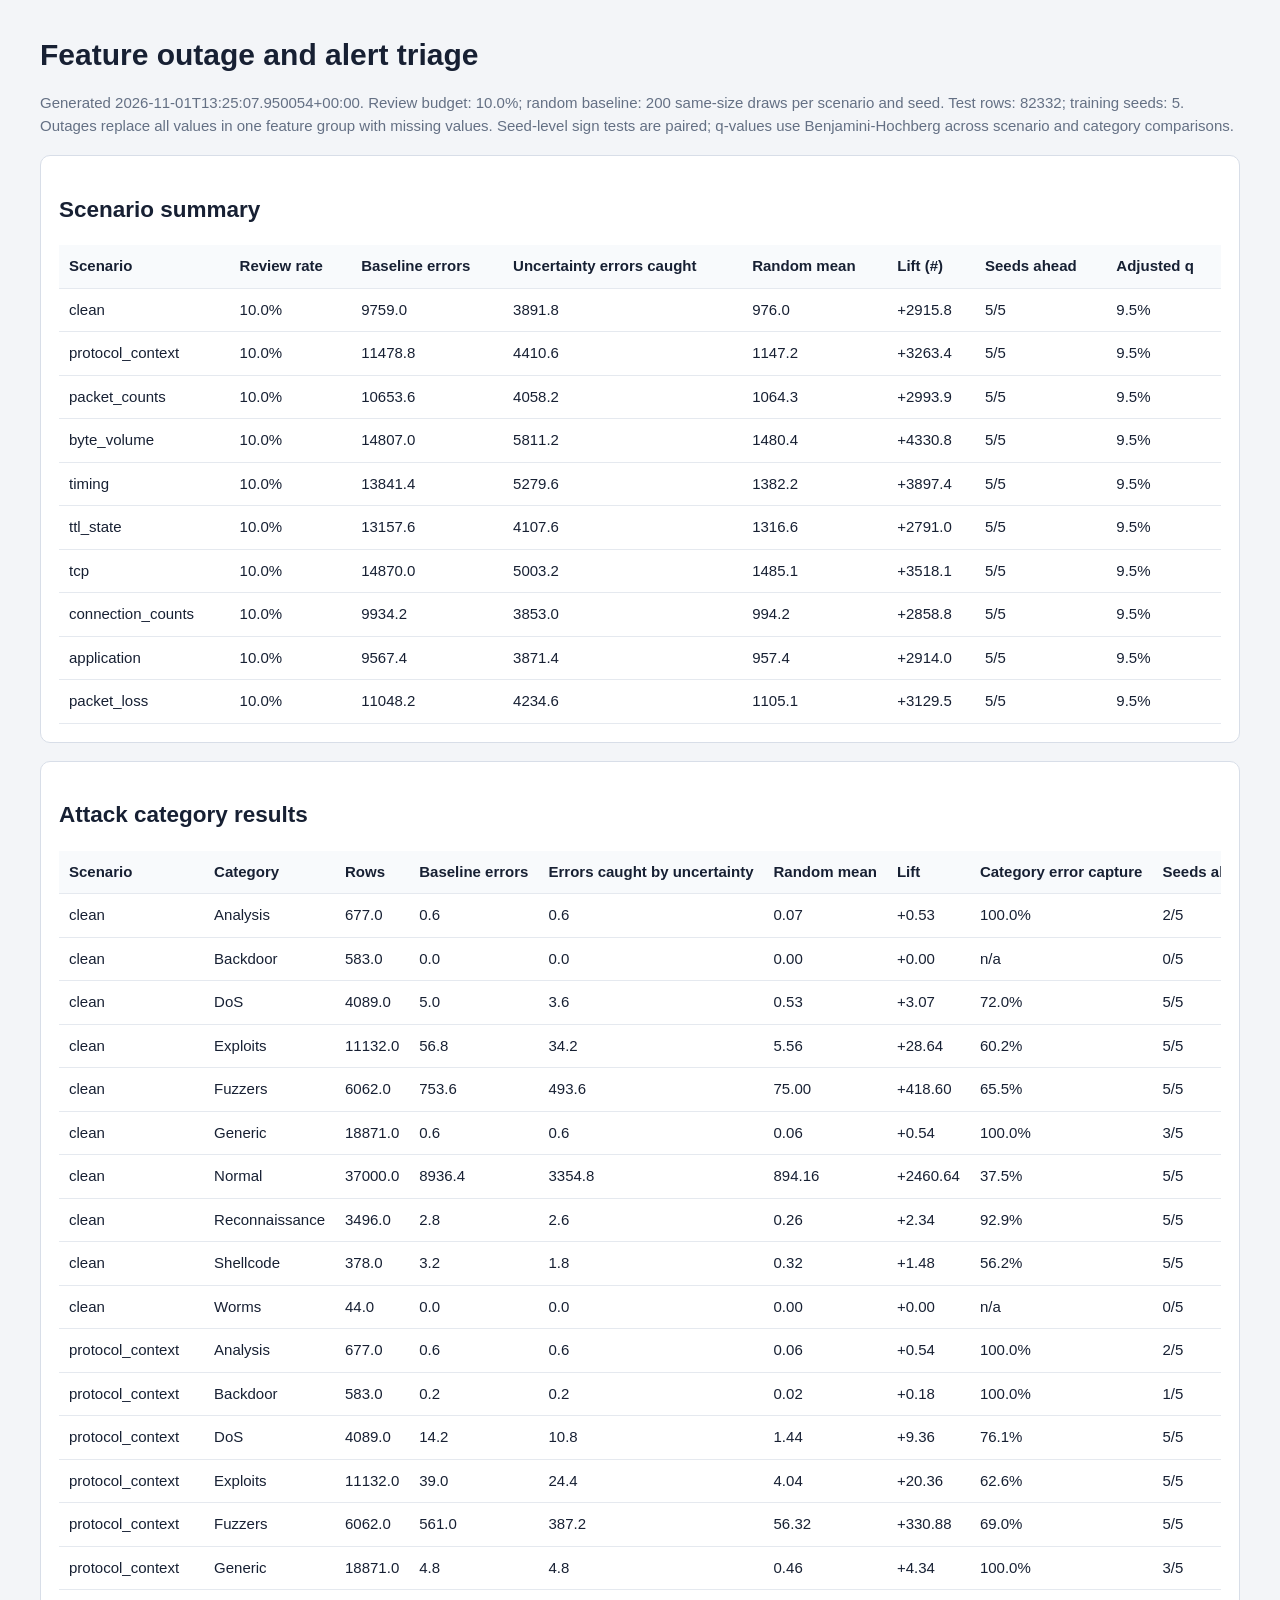
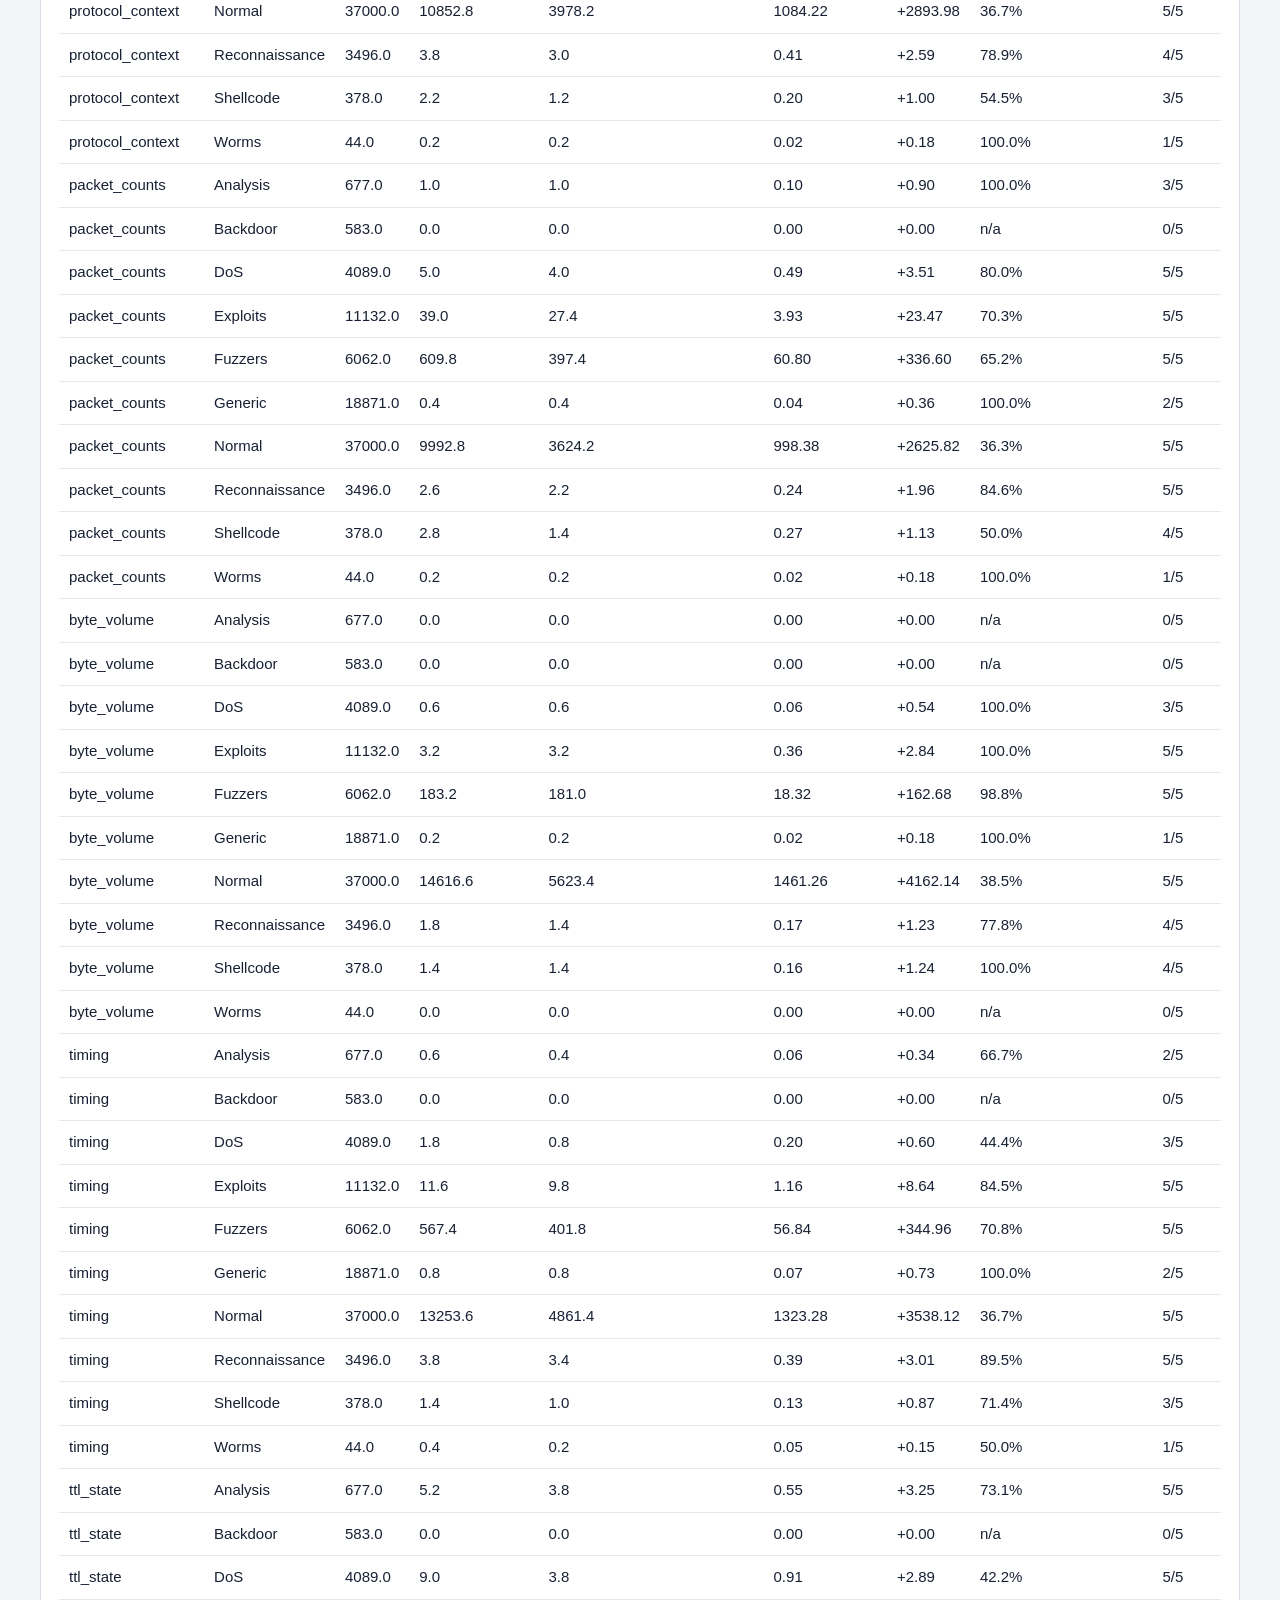
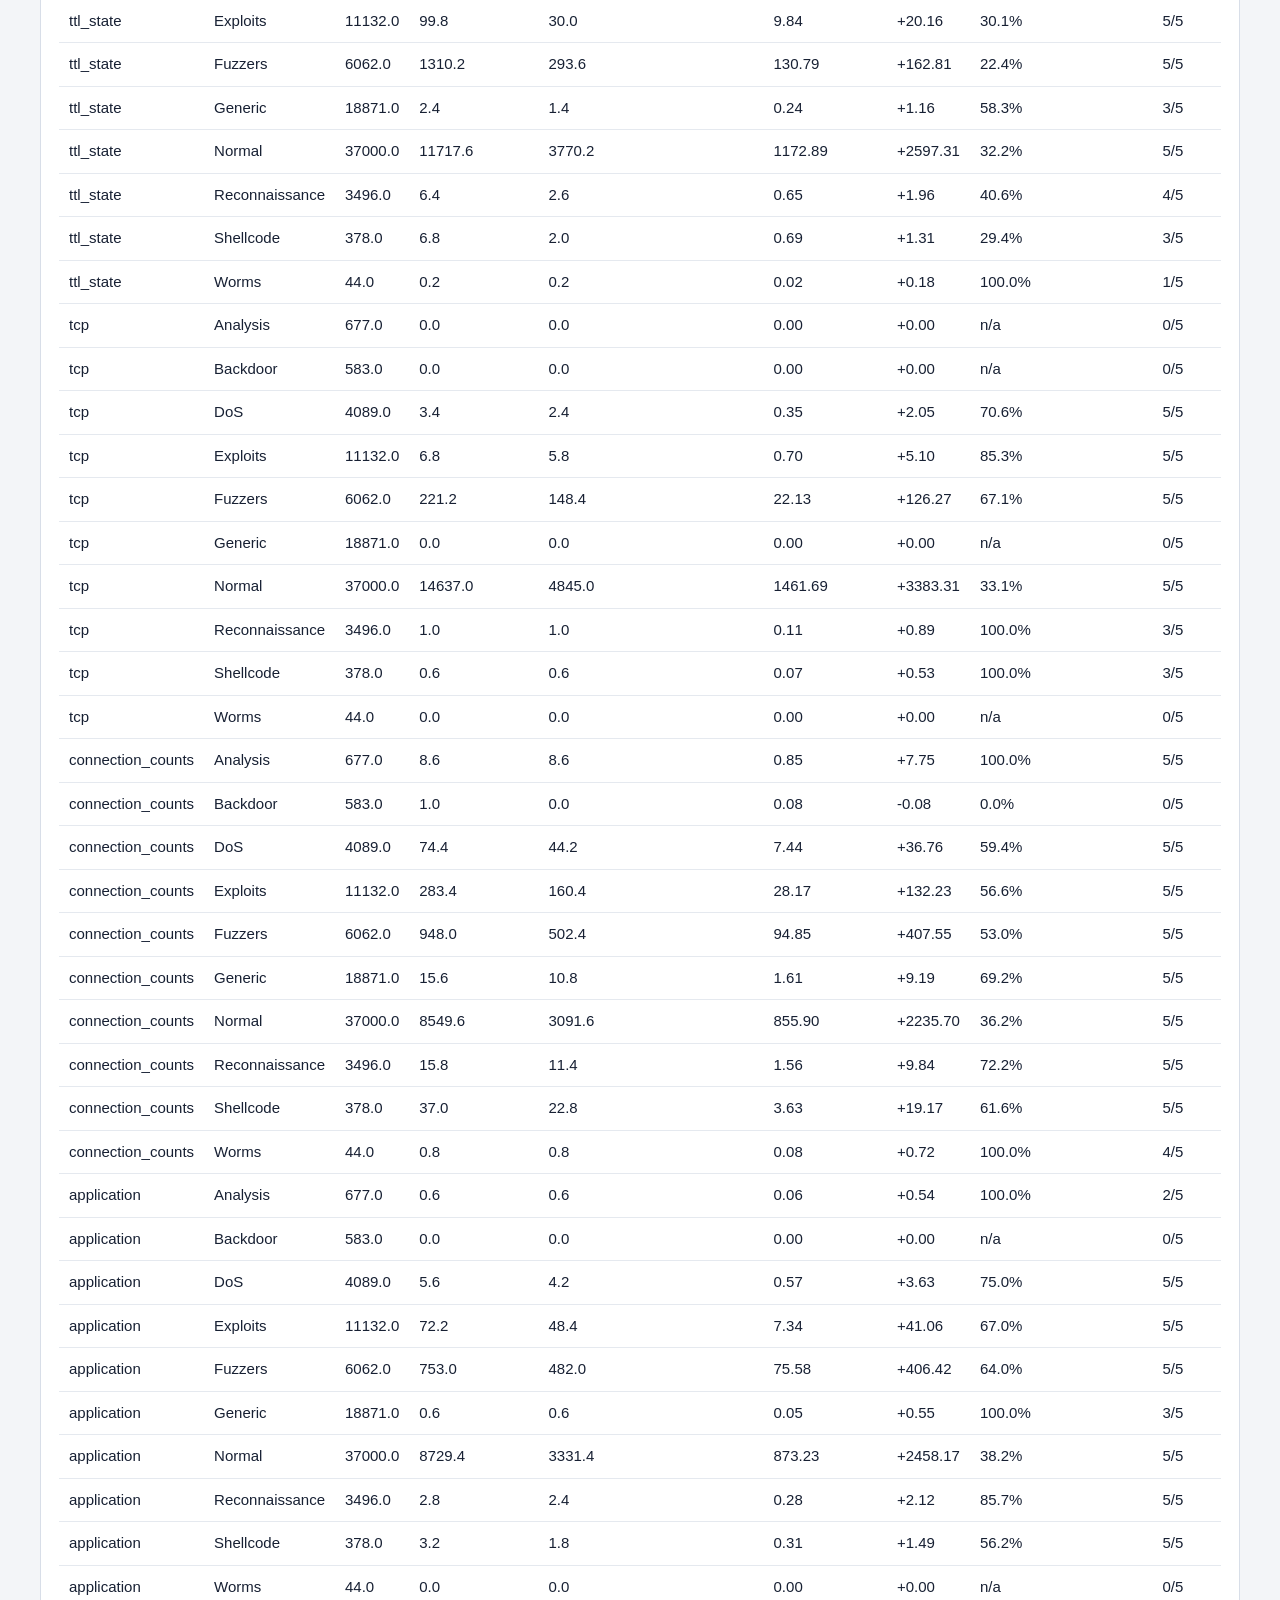
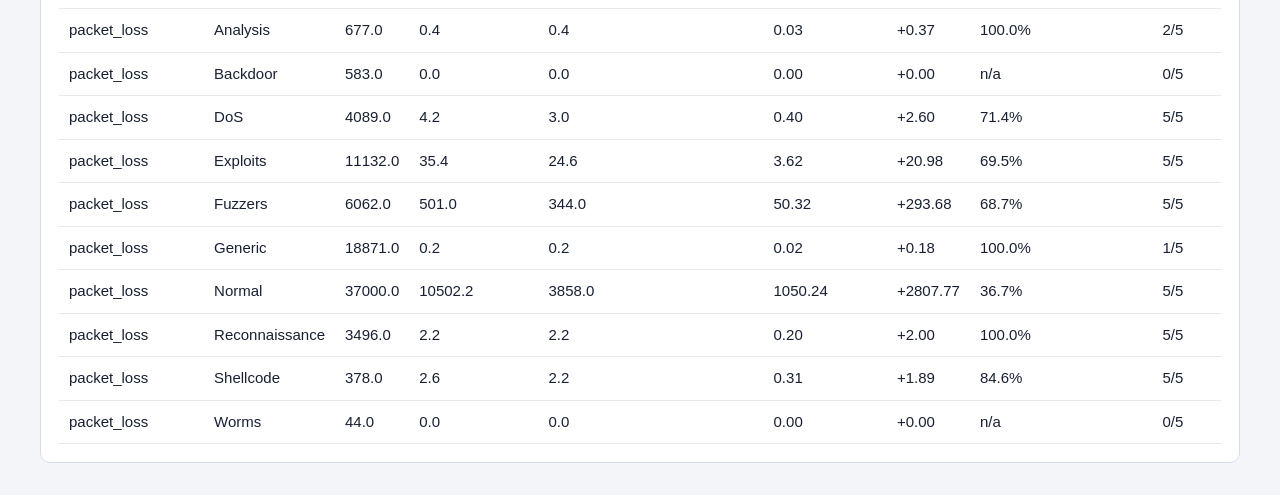
<file: reports/feature_robustness_dashboard.html>
<!doctype html>
<html lang="en"><head><meta charset="utf-8">
<meta name="viewport" content="width=device-width, initial-scale=1">
<title>Feature outage and alert triage experiment</title>
<style>
body { margin: 0; background: #f3f5f8; color: #172033;
  font: 15px/1.5 -apple-system, BlinkMacSystemFont, "Segoe UI", Arial, sans-serif; }
main { max-width: 1200px; margin: 32px auto; padding: 0 20px; }
section { background: white; border: 1px solid #d8dee8; border-radius: 10px;
  margin: 18px 0; padding: 18px; }
h1 { margin-bottom: 4px; } .muted { color: #647084; }
.table-wrap { overflow-x: auto; }
table { width: 100%; border-collapse: collapse; white-space: nowrap; }
th, td { text-align: left; border-bottom: 1px solid #e5e9ef; padding: 10px; }
th { background: #f8fafc; }
</style></head><body><main>
<h1>Feature outage and alert triage</h1>
<p class="muted">Generated 2026-11-01T13:25:07.950054+00:00. Review budget: 10.0%; random baseline:
200 same-size draws per scenario and seed. Test rows: 82332; training
seeds: 5. Outages replace all values in
one feature group with missing values. Seed-level sign tests are paired; q-values
use Benjamini-Hochberg across scenario and category comparisons.</p>
<section><h2>Scenario summary</h2><div class="table-wrap"><table>
<thead><tr><th>Scenario</th><th>Review rate</th><th>Baseline errors</th>
<th>Uncertainty errors caught</th><th>Random mean</th><th>Lift (#)</th>
<th>Seeds ahead</th><th>Adjusted q</th></tr></thead>
<tbody><tr><td>clean</td><td>10.0%</td><td>9759.0</td><td>3891.8</td><td>976.0</td><td>+2915.8</td><td>5/5</td><td>9.5%</td></tr>
<tr><td>protocol_context</td><td>10.0%</td><td>11478.8</td><td>4410.6</td><td>1147.2</td><td>+3263.4</td><td>5/5</td><td>9.5%</td></tr>
<tr><td>packet_counts</td><td>10.0%</td><td>10653.6</td><td>4058.2</td><td>1064.3</td><td>+2993.9</td><td>5/5</td><td>9.5%</td></tr>
<tr><td>byte_volume</td><td>10.0%</td><td>14807.0</td><td>5811.2</td><td>1480.4</td><td>+4330.8</td><td>5/5</td><td>9.5%</td></tr>
<tr><td>timing</td><td>10.0%</td><td>13841.4</td><td>5279.6</td><td>1382.2</td><td>+3897.4</td><td>5/5</td><td>9.5%</td></tr>
<tr><td>ttl_state</td><td>10.0%</td><td>13157.6</td><td>4107.6</td><td>1316.6</td><td>+2791.0</td><td>5/5</td><td>9.5%</td></tr>
<tr><td>tcp</td><td>10.0%</td><td>14870.0</td><td>5003.2</td><td>1485.1</td><td>+3518.1</td><td>5/5</td><td>9.5%</td></tr>
<tr><td>connection_counts</td><td>10.0%</td><td>9934.2</td><td>3853.0</td><td>994.2</td><td>+2858.8</td><td>5/5</td><td>9.5%</td></tr>
<tr><td>application</td><td>10.0%</td><td>9567.4</td><td>3871.4</td><td>957.4</td><td>+2914.0</td><td>5/5</td><td>9.5%</td></tr>
<tr><td>packet_loss</td><td>10.0%</td><td>11048.2</td><td>4234.6</td><td>1105.1</td><td>+3129.5</td><td>5/5</td><td>9.5%</td></tr></tbody></table></div></section>
<section><h2>Attack category results</h2>
<div class="table-wrap"><table><thead><tr>
<th>Scenario</th><th>Category</th><th>Rows</th><th>Baseline errors</th>
<th>Errors caught by uncertainty</th><th>Random mean</th><th>Lift</th>
<th>Category error capture</th><th>Seeds ahead</th><th>Adjusted q</th>
</tr></thead><tbody><tr><td>clean</td><td>Analysis</td><td>677.0</td><td>0.6</td><td>0.6</td><td>0.07</td><td>+0.53</td><td>100.0%</td><td>2/5</td><td>58.0%</td></tr>
<tr><td>clean</td><td>Backdoor</td><td>583.0</td><td>0.0</td><td>0.0</td><td>0.00</td><td>+0.00</td><td>n/a</td><td>0/5</td><td>n/a</td></tr>
<tr><td>clean</td><td>DoS</td><td>4089.0</td><td>5.0</td><td>3.6</td><td>0.53</td><td>+3.07</td><td>72.0%</td><td>5/5</td><td>9.5%</td></tr>
<tr><td>clean</td><td>Exploits</td><td>11132.0</td><td>56.8</td><td>34.2</td><td>5.56</td><td>+28.64</td><td>60.2%</td><td>5/5</td><td>9.5%</td></tr>
<tr><td>clean</td><td>Fuzzers</td><td>6062.0</td><td>753.6</td><td>493.6</td><td>75.00</td><td>+418.60</td><td>65.5%</td><td>5/5</td><td>9.5%</td></tr>
<tr><td>clean</td><td>Generic</td><td>18871.0</td><td>0.6</td><td>0.6</td><td>0.06</td><td>+0.54</td><td>100.0%</td><td>3/5</td><td>33.1%</td></tr>
<tr><td>clean</td><td>Normal</td><td>37000.0</td><td>8936.4</td><td>3354.8</td><td>894.16</td><td>+2460.64</td><td>37.5%</td><td>5/5</td><td>9.5%</td></tr>
<tr><td>clean</td><td>Reconnaissance</td><td>3496.0</td><td>2.8</td><td>2.6</td><td>0.26</td><td>+2.34</td><td>92.9%</td><td>5/5</td><td>9.5%</td></tr>
<tr><td>clean</td><td>Shellcode</td><td>378.0</td><td>3.2</td><td>1.8</td><td>0.32</td><td>+1.48</td><td>56.2%</td><td>5/5</td><td>9.5%</td></tr>
<tr><td>clean</td><td>Worms</td><td>44.0</td><td>0.0</td><td>0.0</td><td>0.00</td><td>+0.00</td><td>n/a</td><td>0/5</td><td>n/a</td></tr>
<tr><td>protocol_context</td><td>Analysis</td><td>677.0</td><td>0.6</td><td>0.6</td><td>0.06</td><td>+0.54</td><td>100.0%</td><td>2/5</td><td>58.0%</td></tr>
<tr><td>protocol_context</td><td>Backdoor</td><td>583.0</td><td>0.2</td><td>0.2</td><td>0.02</td><td>+0.18</td><td>100.0%</td><td>1/5</td><td>100.0%</td></tr>
<tr><td>protocol_context</td><td>DoS</td><td>4089.0</td><td>14.2</td><td>10.8</td><td>1.44</td><td>+9.36</td><td>76.1%</td><td>5/5</td><td>9.5%</td></tr>
<tr><td>protocol_context</td><td>Exploits</td><td>11132.0</td><td>39.0</td><td>24.4</td><td>4.04</td><td>+20.36</td><td>62.6%</td><td>5/5</td><td>9.5%</td></tr>
<tr><td>protocol_context</td><td>Fuzzers</td><td>6062.0</td><td>561.0</td><td>387.2</td><td>56.32</td><td>+330.88</td><td>69.0%</td><td>5/5</td><td>9.5%</td></tr>
<tr><td>protocol_context</td><td>Generic</td><td>18871.0</td><td>4.8</td><td>4.8</td><td>0.46</td><td>+4.34</td><td>100.0%</td><td>3/5</td><td>33.1%</td></tr>
<tr><td>protocol_context</td><td>Normal</td><td>37000.0</td><td>10852.8</td><td>3978.2</td><td>1084.22</td><td>+2893.98</td><td>36.7%</td><td>5/5</td><td>9.5%</td></tr>
<tr><td>protocol_context</td><td>Reconnaissance</td><td>3496.0</td><td>3.8</td><td>3.0</td><td>0.41</td><td>+2.59</td><td>78.9%</td><td>4/5</td><td>47.0%</td></tr>
<tr><td>protocol_context</td><td>Shellcode</td><td>378.0</td><td>2.2</td><td>1.2</td><td>0.20</td><td>+1.00</td><td>54.5%</td><td>3/5</td><td>100.0%</td></tr>
<tr><td>protocol_context</td><td>Worms</td><td>44.0</td><td>0.2</td><td>0.2</td><td>0.02</td><td>+0.18</td><td>100.0%</td><td>1/5</td><td>100.0%</td></tr>
<tr><td>packet_counts</td><td>Analysis</td><td>677.0</td><td>1.0</td><td>1.0</td><td>0.10</td><td>+0.90</td><td>100.0%</td><td>3/5</td><td>33.1%</td></tr>
<tr><td>packet_counts</td><td>Backdoor</td><td>583.0</td><td>0.0</td><td>0.0</td><td>0.00</td><td>+0.00</td><td>n/a</td><td>0/5</td><td>n/a</td></tr>
<tr><td>packet_counts</td><td>DoS</td><td>4089.0</td><td>5.0</td><td>4.0</td><td>0.49</td><td>+3.51</td><td>80.0%</td><td>5/5</td><td>9.5%</td></tr>
<tr><td>packet_counts</td><td>Exploits</td><td>11132.0</td><td>39.0</td><td>27.4</td><td>3.93</td><td>+23.47</td><td>70.3%</td><td>5/5</td><td>9.5%</td></tr>
<tr><td>packet_counts</td><td>Fuzzers</td><td>6062.0</td><td>609.8</td><td>397.4</td><td>60.80</td><td>+336.60</td><td>65.2%</td><td>5/5</td><td>9.5%</td></tr>
<tr><td>packet_counts</td><td>Generic</td><td>18871.0</td><td>0.4</td><td>0.4</td><td>0.04</td><td>+0.36</td><td>100.0%</td><td>2/5</td><td>58.0%</td></tr>
<tr><td>packet_counts</td><td>Normal</td><td>37000.0</td><td>9992.8</td><td>3624.2</td><td>998.38</td><td>+2625.82</td><td>36.3%</td><td>5/5</td><td>9.5%</td></tr>
<tr><td>packet_counts</td><td>Reconnaissance</td><td>3496.0</td><td>2.6</td><td>2.2</td><td>0.24</td><td>+1.96</td><td>84.6%</td><td>5/5</td><td>9.5%</td></tr>
<tr><td>packet_counts</td><td>Shellcode</td><td>378.0</td><td>2.8</td><td>1.4</td><td>0.27</td><td>+1.13</td><td>50.0%</td><td>4/5</td><td>47.0%</td></tr>
<tr><td>packet_counts</td><td>Worms</td><td>44.0</td><td>0.2</td><td>0.2</td><td>0.02</td><td>+0.18</td><td>100.0%</td><td>1/5</td><td>100.0%</td></tr>
<tr><td>byte_volume</td><td>Analysis</td><td>677.0</td><td>0.0</td><td>0.0</td><td>0.00</td><td>+0.00</td><td>n/a</td><td>0/5</td><td>n/a</td></tr>
<tr><td>byte_volume</td><td>Backdoor</td><td>583.0</td><td>0.0</td><td>0.0</td><td>0.00</td><td>+0.00</td><td>n/a</td><td>0/5</td><td>n/a</td></tr>
<tr><td>byte_volume</td><td>DoS</td><td>4089.0</td><td>0.6</td><td>0.6</td><td>0.06</td><td>+0.54</td><td>100.0%</td><td>3/5</td><td>33.1%</td></tr>
<tr><td>byte_volume</td><td>Exploits</td><td>11132.0</td><td>3.2</td><td>3.2</td><td>0.36</td><td>+2.84</td><td>100.0%</td><td>5/5</td><td>9.5%</td></tr>
<tr><td>byte_volume</td><td>Fuzzers</td><td>6062.0</td><td>183.2</td><td>181.0</td><td>18.32</td><td>+162.68</td><td>98.8%</td><td>5/5</td><td>9.5%</td></tr>
<tr><td>byte_volume</td><td>Generic</td><td>18871.0</td><td>0.2</td><td>0.2</td><td>0.02</td><td>+0.18</td><td>100.0%</td><td>1/5</td><td>100.0%</td></tr>
<tr><td>byte_volume</td><td>Normal</td><td>37000.0</td><td>14616.6</td><td>5623.4</td><td>1461.26</td><td>+4162.14</td><td>38.5%</td><td>5/5</td><td>9.5%</td></tr>
<tr><td>byte_volume</td><td>Reconnaissance</td><td>3496.0</td><td>1.8</td><td>1.4</td><td>0.17</td><td>+1.23</td><td>77.8%</td><td>4/5</td><td>47.0%</td></tr>
<tr><td>byte_volume</td><td>Shellcode</td><td>378.0</td><td>1.4</td><td>1.4</td><td>0.16</td><td>+1.24</td><td>100.0%</td><td>4/5</td><td>18.4%</td></tr>
<tr><td>byte_volume</td><td>Worms</td><td>44.0</td><td>0.0</td><td>0.0</td><td>0.00</td><td>+0.00</td><td>n/a</td><td>0/5</td><td>n/a</td></tr>
<tr><td>timing</td><td>Analysis</td><td>677.0</td><td>0.6</td><td>0.4</td><td>0.06</td><td>+0.34</td><td>66.7%</td><td>2/5</td><td>100.0%</td></tr>
<tr><td>timing</td><td>Backdoor</td><td>583.0</td><td>0.0</td><td>0.0</td><td>0.00</td><td>+0.00</td><td>n/a</td><td>0/5</td><td>n/a</td></tr>
<tr><td>timing</td><td>DoS</td><td>4089.0</td><td>1.8</td><td>0.8</td><td>0.20</td><td>+0.60</td><td>44.4%</td><td>3/5</td><td>100.0%</td></tr>
<tr><td>timing</td><td>Exploits</td><td>11132.0</td><td>11.6</td><td>9.8</td><td>1.16</td><td>+8.64</td><td>84.5%</td><td>5/5</td><td>9.5%</td></tr>
<tr><td>timing</td><td>Fuzzers</td><td>6062.0</td><td>567.4</td><td>401.8</td><td>56.84</td><td>+344.96</td><td>70.8%</td><td>5/5</td><td>9.5%</td></tr>
<tr><td>timing</td><td>Generic</td><td>18871.0</td><td>0.8</td><td>0.8</td><td>0.07</td><td>+0.73</td><td>100.0%</td><td>2/5</td><td>58.0%</td></tr>
<tr><td>timing</td><td>Normal</td><td>37000.0</td><td>13253.6</td><td>4861.4</td><td>1323.28</td><td>+3538.12</td><td>36.7%</td><td>5/5</td><td>9.5%</td></tr>
<tr><td>timing</td><td>Reconnaissance</td><td>3496.0</td><td>3.8</td><td>3.4</td><td>0.39</td><td>+3.01</td><td>89.5%</td><td>5/5</td><td>9.5%</td></tr>
<tr><td>timing</td><td>Shellcode</td><td>378.0</td><td>1.4</td><td>1.0</td><td>0.13</td><td>+0.87</td><td>71.4%</td><td>3/5</td><td>71.6%</td></tr>
<tr><td>timing</td><td>Worms</td><td>44.0</td><td>0.4</td><td>0.2</td><td>0.05</td><td>+0.15</td><td>50.0%</td><td>1/5</td><td>100.0%</td></tr>
<tr><td>ttl_state</td><td>Analysis</td><td>677.0</td><td>5.2</td><td>3.8</td><td>0.55</td><td>+3.25</td><td>73.1%</td><td>5/5</td><td>9.5%</td></tr>
<tr><td>ttl_state</td><td>Backdoor</td><td>583.0</td><td>0.0</td><td>0.0</td><td>0.00</td><td>+0.00</td><td>n/a</td><td>0/5</td><td>n/a</td></tr>
<tr><td>ttl_state</td><td>DoS</td><td>4089.0</td><td>9.0</td><td>3.8</td><td>0.91</td><td>+2.89</td><td>42.2%</td><td>5/5</td><td>9.5%</td></tr>
<tr><td>ttl_state</td><td>Exploits</td><td>11132.0</td><td>99.8</td><td>30.0</td><td>9.84</td><td>+20.16</td><td>30.1%</td><td>5/5</td><td>9.5%</td></tr>
<tr><td>ttl_state</td><td>Fuzzers</td><td>6062.0</td><td>1310.2</td><td>293.6</td><td>130.79</td><td>+162.81</td><td>22.4%</td><td>5/5</td><td>9.5%</td></tr>
<tr><td>ttl_state</td><td>Generic</td><td>18871.0</td><td>2.4</td><td>1.4</td><td>0.24</td><td>+1.16</td><td>58.3%</td><td>3/5</td><td>100.0%</td></tr>
<tr><td>ttl_state</td><td>Normal</td><td>37000.0</td><td>11717.6</td><td>3770.2</td><td>1172.89</td><td>+2597.31</td><td>32.2%</td><td>5/5</td><td>9.5%</td></tr>
<tr><td>ttl_state</td><td>Reconnaissance</td><td>3496.0</td><td>6.4</td><td>2.6</td><td>0.65</td><td>+1.96</td><td>40.6%</td><td>4/5</td><td>47.0%</td></tr>
<tr><td>ttl_state</td><td>Shellcode</td><td>378.0</td><td>6.8</td><td>2.0</td><td>0.69</td><td>+1.31</td><td>29.4%</td><td>3/5</td><td>100.0%</td></tr>
<tr><td>ttl_state</td><td>Worms</td><td>44.0</td><td>0.2</td><td>0.2</td><td>0.02</td><td>+0.18</td><td>100.0%</td><td>1/5</td><td>100.0%</td></tr>
<tr><td>tcp</td><td>Analysis</td><td>677.0</td><td>0.0</td><td>0.0</td><td>0.00</td><td>+0.00</td><td>n/a</td><td>0/5</td><td>n/a</td></tr>
<tr><td>tcp</td><td>Backdoor</td><td>583.0</td><td>0.0</td><td>0.0</td><td>0.00</td><td>+0.00</td><td>n/a</td><td>0/5</td><td>n/a</td></tr>
<tr><td>tcp</td><td>DoS</td><td>4089.0</td><td>3.4</td><td>2.4</td><td>0.35</td><td>+2.05</td><td>70.6%</td><td>5/5</td><td>9.5%</td></tr>
<tr><td>tcp</td><td>Exploits</td><td>11132.0</td><td>6.8</td><td>5.8</td><td>0.70</td><td>+5.10</td><td>85.3%</td><td>5/5</td><td>9.5%</td></tr>
<tr><td>tcp</td><td>Fuzzers</td><td>6062.0</td><td>221.2</td><td>148.4</td><td>22.13</td><td>+126.27</td><td>67.1%</td><td>5/5</td><td>9.5%</td></tr>
<tr><td>tcp</td><td>Generic</td><td>18871.0</td><td>0.0</td><td>0.0</td><td>0.00</td><td>+0.00</td><td>n/a</td><td>0/5</td><td>n/a</td></tr>
<tr><td>tcp</td><td>Normal</td><td>37000.0</td><td>14637.0</td><td>4845.0</td><td>1461.69</td><td>+3383.31</td><td>33.1%</td><td>5/5</td><td>9.5%</td></tr>
<tr><td>tcp</td><td>Reconnaissance</td><td>3496.0</td><td>1.0</td><td>1.0</td><td>0.11</td><td>+0.89</td><td>100.0%</td><td>3/5</td><td>33.1%</td></tr>
<tr><td>tcp</td><td>Shellcode</td><td>378.0</td><td>0.6</td><td>0.6</td><td>0.07</td><td>+0.53</td><td>100.0%</td><td>3/5</td><td>33.1%</td></tr>
<tr><td>tcp</td><td>Worms</td><td>44.0</td><td>0.0</td><td>0.0</td><td>0.00</td><td>+0.00</td><td>n/a</td><td>0/5</td><td>n/a</td></tr>
<tr><td>connection_counts</td><td>Analysis</td><td>677.0</td><td>8.6</td><td>8.6</td><td>0.85</td><td>+7.75</td><td>100.0%</td><td>5/5</td><td>9.5%</td></tr>
<tr><td>connection_counts</td><td>Backdoor</td><td>583.0</td><td>1.0</td><td>0.0</td><td>0.08</td><td>-0.08</td><td>0.0%</td><td>0/5</td><td>9.5%</td></tr>
<tr><td>connection_counts</td><td>DoS</td><td>4089.0</td><td>74.4</td><td>44.2</td><td>7.44</td><td>+36.76</td><td>59.4%</td><td>5/5</td><td>9.5%</td></tr>
<tr><td>connection_counts</td><td>Exploits</td><td>11132.0</td><td>283.4</td><td>160.4</td><td>28.17</td><td>+132.23</td><td>56.6%</td><td>5/5</td><td>9.5%</td></tr>
<tr><td>connection_counts</td><td>Fuzzers</td><td>6062.0</td><td>948.0</td><td>502.4</td><td>94.85</td><td>+407.55</td><td>53.0%</td><td>5/5</td><td>9.5%</td></tr>
<tr><td>connection_counts</td><td>Generic</td><td>18871.0</td><td>15.6</td><td>10.8</td><td>1.61</td><td>+9.19</td><td>69.2%</td><td>5/5</td><td>9.5%</td></tr>
<tr><td>connection_counts</td><td>Normal</td><td>37000.0</td><td>8549.6</td><td>3091.6</td><td>855.90</td><td>+2235.70</td><td>36.2%</td><td>5/5</td><td>9.5%</td></tr>
<tr><td>connection_counts</td><td>Reconnaissance</td><td>3496.0</td><td>15.8</td><td>11.4</td><td>1.56</td><td>+9.84</td><td>72.2%</td><td>5/5</td><td>9.5%</td></tr>
<tr><td>connection_counts</td><td>Shellcode</td><td>378.0</td><td>37.0</td><td>22.8</td><td>3.63</td><td>+19.17</td><td>61.6%</td><td>5/5</td><td>9.5%</td></tr>
<tr><td>connection_counts</td><td>Worms</td><td>44.0</td><td>0.8</td><td>0.8</td><td>0.08</td><td>+0.72</td><td>100.0%</td><td>4/5</td><td>18.4%</td></tr>
<tr><td>application</td><td>Analysis</td><td>677.0</td><td>0.6</td><td>0.6</td><td>0.06</td><td>+0.54</td><td>100.0%</td><td>2/5</td><td>58.0%</td></tr>
<tr><td>application</td><td>Backdoor</td><td>583.0</td><td>0.0</td><td>0.0</td><td>0.00</td><td>+0.00</td><td>n/a</td><td>0/5</td><td>n/a</td></tr>
<tr><td>application</td><td>DoS</td><td>4089.0</td><td>5.6</td><td>4.2</td><td>0.57</td><td>+3.63</td><td>75.0%</td><td>5/5</td><td>9.5%</td></tr>
<tr><td>application</td><td>Exploits</td><td>11132.0</td><td>72.2</td><td>48.4</td><td>7.34</td><td>+41.06</td><td>67.0%</td><td>5/5</td><td>9.5%</td></tr>
<tr><td>application</td><td>Fuzzers</td><td>6062.0</td><td>753.0</td><td>482.0</td><td>75.58</td><td>+406.42</td><td>64.0%</td><td>5/5</td><td>9.5%</td></tr>
<tr><td>application</td><td>Generic</td><td>18871.0</td><td>0.6</td><td>0.6</td><td>0.05</td><td>+0.55</td><td>100.0%</td><td>3/5</td><td>33.1%</td></tr>
<tr><td>application</td><td>Normal</td><td>37000.0</td><td>8729.4</td><td>3331.4</td><td>873.23</td><td>+2458.17</td><td>38.2%</td><td>5/5</td><td>9.5%</td></tr>
<tr><td>application</td><td>Reconnaissance</td><td>3496.0</td><td>2.8</td><td>2.4</td><td>0.28</td><td>+2.12</td><td>85.7%</td><td>5/5</td><td>9.5%</td></tr>
<tr><td>application</td><td>Shellcode</td><td>378.0</td><td>3.2</td><td>1.8</td><td>0.31</td><td>+1.49</td><td>56.2%</td><td>5/5</td><td>9.5%</td></tr>
<tr><td>application</td><td>Worms</td><td>44.0</td><td>0.0</td><td>0.0</td><td>0.00</td><td>+0.00</td><td>n/a</td><td>0/5</td><td>n/a</td></tr>
<tr><td>packet_loss</td><td>Analysis</td><td>677.0</td><td>0.4</td><td>0.4</td><td>0.03</td><td>+0.37</td><td>100.0%</td><td>2/5</td><td>58.0%</td></tr>
<tr><td>packet_loss</td><td>Backdoor</td><td>583.0</td><td>0.0</td><td>0.0</td><td>0.00</td><td>+0.00</td><td>n/a</td><td>0/5</td><td>n/a</td></tr>
<tr><td>packet_loss</td><td>DoS</td><td>4089.0</td><td>4.2</td><td>3.0</td><td>0.40</td><td>+2.60</td><td>71.4%</td><td>5/5</td><td>9.5%</td></tr>
<tr><td>packet_loss</td><td>Exploits</td><td>11132.0</td><td>35.4</td><td>24.6</td><td>3.62</td><td>+20.98</td><td>69.5%</td><td>5/5</td><td>9.5%</td></tr>
<tr><td>packet_loss</td><td>Fuzzers</td><td>6062.0</td><td>501.0</td><td>344.0</td><td>50.32</td><td>+293.68</td><td>68.7%</td><td>5/5</td><td>9.5%</td></tr>
<tr><td>packet_loss</td><td>Generic</td><td>18871.0</td><td>0.2</td><td>0.2</td><td>0.02</td><td>+0.18</td><td>100.0%</td><td>1/5</td><td>100.0%</td></tr>
<tr><td>packet_loss</td><td>Normal</td><td>37000.0</td><td>10502.2</td><td>3858.0</td><td>1050.24</td><td>+2807.77</td><td>36.7%</td><td>5/5</td><td>9.5%</td></tr>
<tr><td>packet_loss</td><td>Reconnaissance</td><td>3496.0</td><td>2.2</td><td>2.2</td><td>0.20</td><td>+2.00</td><td>100.0%</td><td>5/5</td><td>9.5%</td></tr>
<tr><td>packet_loss</td><td>Shellcode</td><td>378.0</td><td>2.6</td><td>2.2</td><td>0.31</td><td>+1.89</td><td>84.6%</td><td>5/5</td><td>9.5%</td></tr>
<tr><td>packet_loss</td><td>Worms</td><td>44.0</td><td>0.0</td><td>0.0</td><td>0.00</td><td>+0.00</td><td>n/a</td><td>0/5</td><td>n/a</td></tr></tbody></table></div></section>
</main></body></html>
</file>
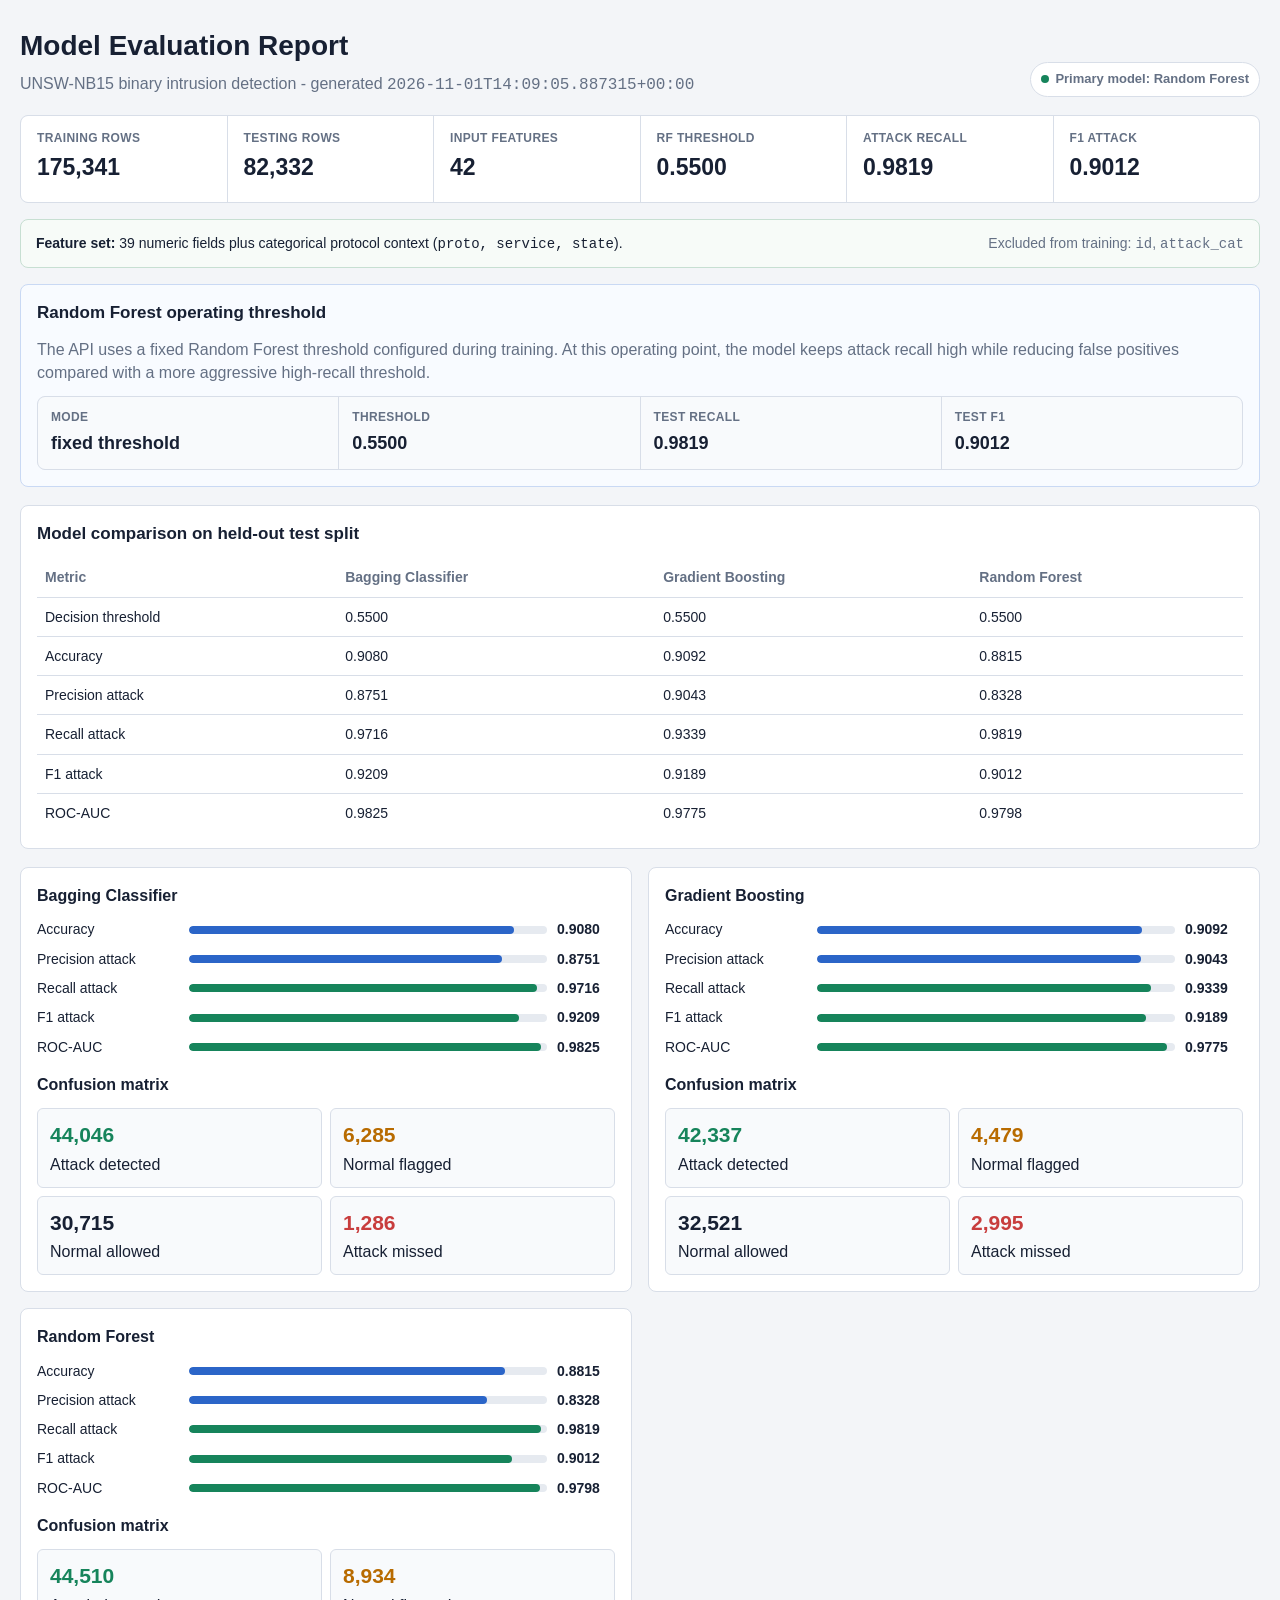
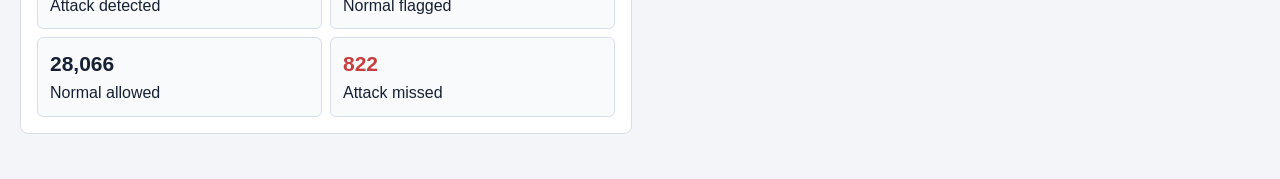
<file: reports/training_dashboard.html>
<!doctype html>
<html lang="en">
<head>
  <meta charset="utf-8">
  <meta name="viewport" content="width=device-width, initial-scale=1">
  <title>Netshield Training Results</title>
  <style>
    :root {
      --bg: #f3f5f8;
      --surface: #ffffff;
      --surface-soft: #f8fafc;
      --text: #172033;
      --muted: #647084;
      --border: #d8dee8;
      --border-strong: #b8c2d2;
      --green: #16845b;
      --blue: #2b65c8;
      --red: #c83d3d;
      --amber: #b86b00;
    }

    * { box-sizing: border-box; }

    body {
      margin: 0;
      background: var(--bg);
      color: var(--text);
      font-family: -apple-system, BlinkMacSystemFont, "Segoe UI", Arial, Helvetica, sans-serif;
      line-height: 1.45;
    }

    main {
      width: min(1240px, calc(100vw - 40px));
      margin: 26px auto 48px;
    }

    header {
      display: grid;
      grid-template-columns: 1fr auto;
      gap: 18px;
      align-items: end;
      margin-bottom: 18px;
    }

    h1 {
      margin: 0 0 5px;
      font-size: 28px;
      font-weight: 750;
      letter-spacing: 0;
    }

    h2 {
      margin: 0 0 12px;
      font-size: 17px;
      font-weight: 700;
      letter-spacing: 0;
    }

    h3 {
      margin: 0 0 12px;
      font-size: 16px;
      font-weight: 700;
      letter-spacing: 0;
    }

    .muted { color: var(--muted); }
    .mono { font-family: ui-monospace, SFMono-Regular, Menlo, Monaco, Consolas, monospace; }

    .badge {
      display: inline-flex;
      align-items: center;
      gap: 6px;
      width: fit-content;
      border: 1px solid var(--border);
      border-radius: 999px;
      background: var(--surface);
      color: var(--muted);
      padding: 7px 10px;
      font-size: 13px;
      font-weight: 650;
      white-space: nowrap;
    }

    .dot {
      width: 8px;
      height: 8px;
      border-radius: 999px;
      background: var(--green);
    }

    .summary {
      display: grid;
      grid-template-columns: repeat(auto-fit, minmax(160px, 1fr));
      gap: 1px;
      border: 1px solid var(--border);
      background: var(--border);
      border-radius: 8px;
      overflow: hidden;
      margin-bottom: 16px;
    }

    .metric-box {
      background: var(--surface);
      padding: 14px 16px;
      min-height: 86px;
    }

    .panel {
      background: var(--surface);
      border: 1px solid var(--border);
      border-radius: 8px;
      padding: 16px;
    }

    .metric-box span {
      display: block;
      color: var(--muted);
      font-size: 12px;
      font-weight: 700;
      text-transform: uppercase;
      letter-spacing: .03em;
    }

    .metric-box strong {
      display: block;
      font-size: 23px;
      font-weight: 760;
      margin-top: 4px;
    }

    .grid {
      display: grid;
      grid-template-columns: repeat(2, minmax(0, 1fr));
      gap: 16px;
      margin-bottom: 18px;
    }

    .metric-row {
      display: grid;
      grid-template-columns: 142px 1fr 58px;
      gap: 10px;
      align-items: center;
      margin: 9px 0;
      font-size: 14px;
    }

    .bar {
      height: 8px;
      background: #e6eaf0;
      border-radius: 999px;
      overflow: hidden;
    }

    .fill {
      height: 100%;
      background: var(--blue);
      border-radius: 999px;
    }

    .fill.good { background: var(--green); }

    table {
      width: 100%;
      border-collapse: collapse;
      font-size: 14px;
    }

    th, td {
      padding: 9px 8px;
      border-bottom: 1px solid var(--border);
      text-align: left;
      vertical-align: middle;
    }

    th {
      color: var(--muted);
      font-weight: 600;
    }

    tbody tr:last-child td {
      border-bottom: 0;
    }

    .matrix {
      display: grid;
      grid-template-columns: repeat(2, minmax(0, 1fr));
      gap: 8px;
      margin-top: 12px;
    }

    .matrix-cell {
      border: 1px solid var(--border);
      border-radius: 6px;
      padding: 11px 12px;
      background: var(--surface-soft);
    }

    .matrix-cell strong {
      display: block;
      font-size: 21px;
      margin-bottom: 2px;
    }

    .model-note {
      display: flex;
      justify-content: space-between;
      gap: 16px;
      align-items: center;
      background: #f7fbf8;
      border: 1px solid #c7dfd2;
      border-radius: 8px;
      padding: 13px 15px;
      margin-bottom: 16px;
      font-size: 14px;
    }

    .threshold-note {
      background: #f8fbff;
      border-color: #c9d9f4;
    }

    .detail-grid {
      display: grid;
      grid-template-columns: repeat(4, minmax(0, 1fr));
      gap: 1px;
      border: 1px solid var(--border);
      background: var(--border);
      border-radius: 8px;
      overflow: hidden;
      margin-top: 12px;
    }

    .detail-item {
      background: var(--surface-soft);
      padding: 12px 13px;
    }

    .detail-item span {
      display: block;
      color: var(--muted);
      font-size: 12px;
      font-weight: 700;
      text-transform: uppercase;
      letter-spacing: .03em;
      margin-bottom: 4px;
    }

    .detail-item strong {
      display: block;
      font-size: 18px;
      font-weight: 740;
    }

    .positive { color: var(--green); }
    .negative { color: var(--red); }
    .warning { color: var(--amber); }

    @media (max-width: 860px) {
      main { width: min(100vw - 24px, 720px); }
      header { grid-template-columns: 1fr; align-items: start; }
      .summary, .grid { grid-template-columns: 1fr; }
      .detail-grid { grid-template-columns: 1fr; }
      .metric-row { grid-template-columns: 130px 1fr 52px; }
      .model-note { display: block; }
    }
  </style>
</head>
<body>
  <main>
    <header>
      <div>
        <h1>Model Evaluation Report</h1>
        <div class="muted">UNSW-NB15 binary intrusion detection - generated <span class="mono">2026-11-01T14:09:05.887315+00:00</span></div>
      </div>
      <div class="badge"><span class="dot"></span> Primary model: Random Forest</div>
    </header>

    <section class="summary">
      <div class="metric-box"><span>Training rows</span><strong>175,341</strong></div>
      <div class="metric-box"><span>Testing rows</span><strong>82,332</strong></div>
      <div class="metric-box"><span>Input features</span><strong>42</strong></div>
      <div class="metric-box"><span>RF threshold</span><strong>0.5500</strong></div>
      <div class="metric-box"><span>Attack recall</span><strong>0.9819</strong></div>
      <div class="metric-box"><span>F1 attack</span><strong>0.9012</strong></div>
    </section>

    <section class="model-note">
      <div><strong>Feature set:</strong> 39 numeric fields plus categorical protocol context (<span class="mono">proto, service, state</span>).</div>
      <div class="muted">Excluded from training: <span class="mono">id</span>, <span class="mono">attack_cat</span></div>
    </section>

    <section class="panel threshold-note" style="margin-bottom: 18px;">
      <h2>Random Forest operating threshold</h2>
      <div class="muted">The API uses a fixed Random Forest threshold configured during training. At this operating point, the model keeps attack recall high while reducing false positives compared with a more aggressive high-recall threshold.</div>
      <div class="detail-grid">
        <div class="detail-item"><span>Mode</span><strong>fixed threshold</strong></div>
        <div class="detail-item"><span>Threshold</span><strong>0.5500</strong></div>
        <div class="detail-item"><span>Test recall</span><strong>0.9819</strong></div>
        <div class="detail-item"><span>Test F1</span><strong>0.9012</strong></div>
      </div>
    </section>

    <section class="panel" style="margin-bottom: 18px;">
      <h2>Model comparison on held-out test split</h2>
      <table>
        <thead>
          <tr>
            <th>Metric</th>
            <th>Bagging Classifier</th><th>Gradient Boosting</th><th>Random Forest</th>
          </tr>
        </thead>
        <tbody>
          <tr><td>Decision threshold</td><td>0.5500</td><td>0.5500</td><td>0.5500</td></tr>
<tr><td>Accuracy</td><td>0.9080</td><td>0.9092</td><td>0.8815</td></tr>
<tr><td>Precision attack</td><td>0.8751</td><td>0.9043</td><td>0.8328</td></tr>
<tr><td>Recall attack</td><td>0.9716</td><td>0.9339</td><td>0.9819</td></tr>
<tr><td>F1 attack</td><td>0.9209</td><td>0.9189</td><td>0.9012</td></tr>
<tr><td>ROC-AUC</td><td>0.9825</td><td>0.9775</td><td>0.9798</td></tr>
        </tbody>
      </table>
    </section>

    <section class="grid">
      <article class="panel">
  <h3>Bagging Classifier</h3>
  <div class="metric-row"><span>Accuracy</span><div class="bar"><div class="fill" style="width: 90.80%;"></div></div><strong>0.9080</strong></div>
<div class="metric-row"><span>Precision attack</span><div class="bar"><div class="fill" style="width: 87.51%;"></div></div><strong>0.8751</strong></div>
<div class="metric-row"><span>Recall attack</span><div class="bar"><div class="fill good" style="width: 97.16%;"></div></div><strong>0.9716</strong></div>
<div class="metric-row"><span>F1 attack</span><div class="bar"><div class="fill good" style="width: 92.09%;"></div></div><strong>0.9209</strong></div>
<div class="metric-row"><span>ROC-AUC</span><div class="bar"><div class="fill good" style="width: 98.25%;"></div></div><strong>0.9825</strong></div>
  <h3 style="margin-top: 16px;">Confusion matrix</h3>
  <div class="matrix">
    <div class="matrix-cell"><strong class="positive">44,046</strong><span>Attack detected</span></div>
    <div class="matrix-cell"><strong class="warning">6,285</strong><span>Normal flagged</span></div>
    <div class="matrix-cell"><strong>30,715</strong><span>Normal allowed</span></div>
    <div class="matrix-cell"><strong class="negative">1,286</strong><span>Attack missed</span></div>
  </div>
</article>
<article class="panel">
  <h3>Gradient Boosting</h3>
  <div class="metric-row"><span>Accuracy</span><div class="bar"><div class="fill" style="width: 90.92%;"></div></div><strong>0.9092</strong></div>
<div class="metric-row"><span>Precision attack</span><div class="bar"><div class="fill" style="width: 90.43%;"></div></div><strong>0.9043</strong></div>
<div class="metric-row"><span>Recall attack</span><div class="bar"><div class="fill good" style="width: 93.39%;"></div></div><strong>0.9339</strong></div>
<div class="metric-row"><span>F1 attack</span><div class="bar"><div class="fill good" style="width: 91.89%;"></div></div><strong>0.9189</strong></div>
<div class="metric-row"><span>ROC-AUC</span><div class="bar"><div class="fill good" style="width: 97.75%;"></div></div><strong>0.9775</strong></div>
  <h3 style="margin-top: 16px;">Confusion matrix</h3>
  <div class="matrix">
    <div class="matrix-cell"><strong class="positive">42,337</strong><span>Attack detected</span></div>
    <div class="matrix-cell"><strong class="warning">4,479</strong><span>Normal flagged</span></div>
    <div class="matrix-cell"><strong>32,521</strong><span>Normal allowed</span></div>
    <div class="matrix-cell"><strong class="negative">2,995</strong><span>Attack missed</span></div>
  </div>
</article>
<article class="panel">
  <h3>Random Forest</h3>
  <div class="metric-row"><span>Accuracy</span><div class="bar"><div class="fill" style="width: 88.15%;"></div></div><strong>0.8815</strong></div>
<div class="metric-row"><span>Precision attack</span><div class="bar"><div class="fill" style="width: 83.28%;"></div></div><strong>0.8328</strong></div>
<div class="metric-row"><span>Recall attack</span><div class="bar"><div class="fill good" style="width: 98.19%;"></div></div><strong>0.9819</strong></div>
<div class="metric-row"><span>F1 attack</span><div class="bar"><div class="fill good" style="width: 90.12%;"></div></div><strong>0.9012</strong></div>
<div class="metric-row"><span>ROC-AUC</span><div class="bar"><div class="fill good" style="width: 97.98%;"></div></div><strong>0.9798</strong></div>
  <h3 style="margin-top: 16px;">Confusion matrix</h3>
  <div class="matrix">
    <div class="matrix-cell"><strong class="positive">44,510</strong><span>Attack detected</span></div>
    <div class="matrix-cell"><strong class="warning">8,934</strong><span>Normal flagged</span></div>
    <div class="matrix-cell"><strong>28,066</strong><span>Normal allowed</span></div>
    <div class="matrix-cell"><strong class="negative">822</strong><span>Attack missed</span></div>
  </div>
</article>
    </section>
  </main>
</body>
</html>
</file>
